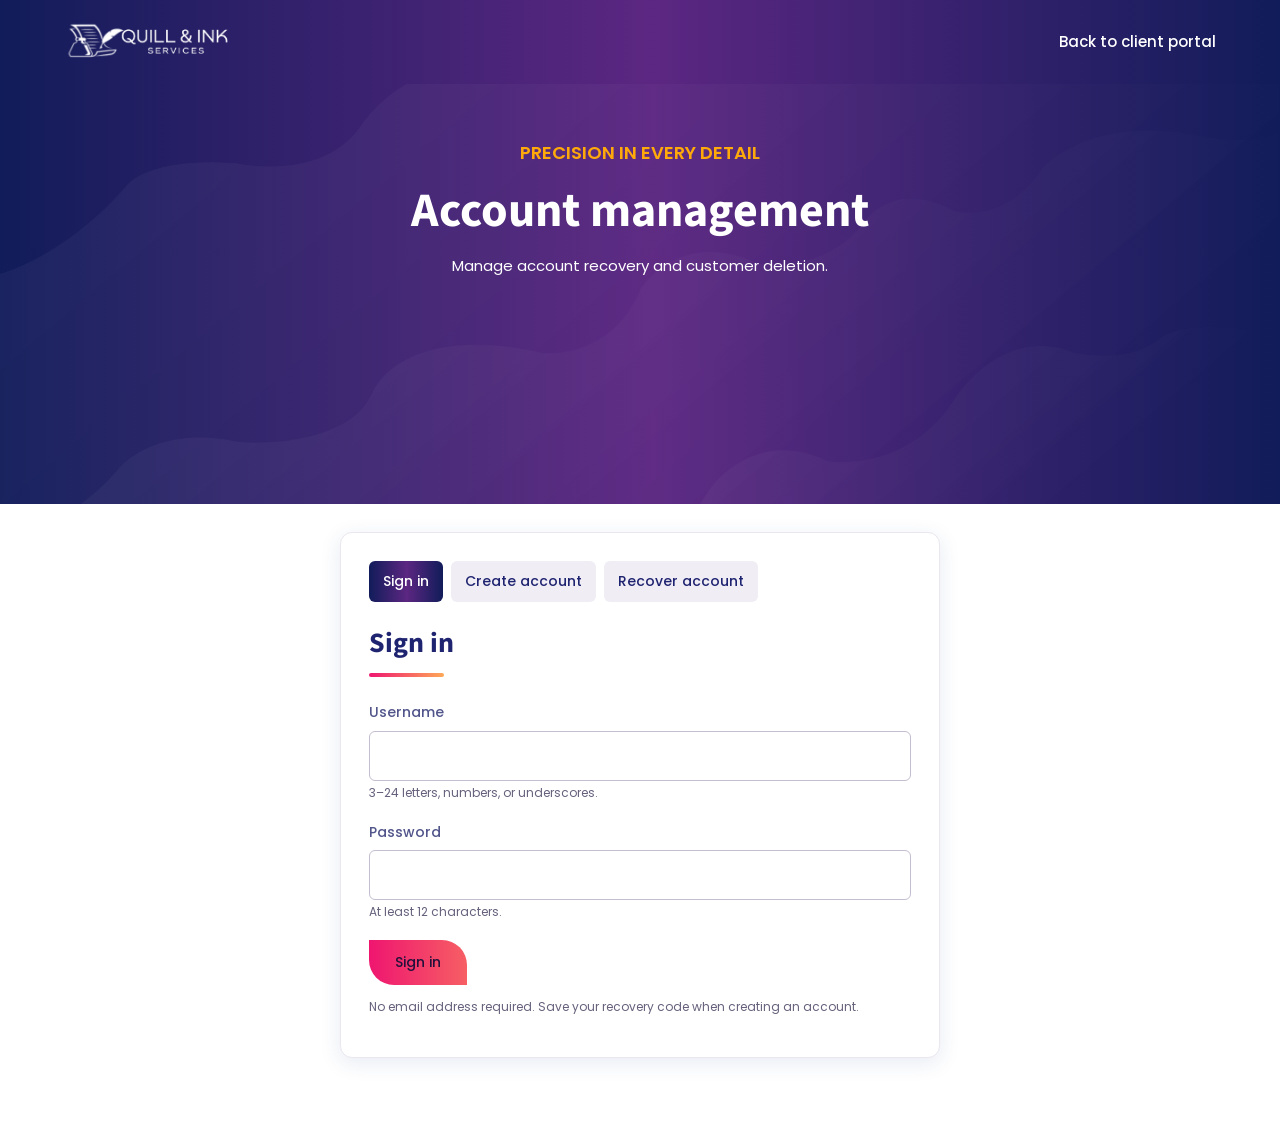
<file: account-management.html>
<!DOCTYPE html>
<html lang="en">
<head>
  <meta charset="utf-8">
  <meta name="viewport" content="width=device-width, initial-scale=1">

  <title>Account management | Quill &amp; Ink Services</title>

  <link rel="icon" href="assets/images/Favicon-3.png">

  <link rel="preconnect" href="https://fonts.googleapis.com">
  <link rel="preconnect" href="https://fonts.gstatic.com" crossorigin>
  <link
    href="https://fonts.googleapis.com/css2?family=Poppins:wght@400;500;600&amp;family=Source+Sans+Pro:wght@600;700&amp;display=swap"
    rel="stylesheet"
  >

  <link rel="stylesheet" href="assets/css/portal.css?v=logo-refresh-2">
</head>

<body data-portal-page="management">
  <!-- Header -->
  <header>
    <a
      href="account-management.html"
      id="logo-refresh"
      aria-label="Refresh current page"
      title="Refresh current page"
    >
      <img
        src="assets/images/QUILL_INK_MINI_WHITE.png"
        alt="Quill &amp; Ink"
      >
    </a>

    <a href="portal.html">Back to client portal</a>
  </header>

  <!-- Hero -->
  <section class="portal-hero">
    <div class="hero-inner">
      <p class="eyebrow">PRECISION IN EVERY DETAIL</p>
      <h1>Account management</h1>
      <p>Manage account recovery and customer deletion.</p>
    </div>
  </section>

  <main>
    <p id="status" role="status" aria-live="polite"></p>

    <!-- Sign in, registration, and recovery -->
    <section class="card" id="account">
      <div class="tabs" role="group" aria-label="Account options">
        <button data-mode="login">Sign in</button>
        <button data-mode="register">Create account</button>
        <button data-mode="recover">Recover account</button>
      </div>

      <h2 id="auth-title">Sign in</h2>

      <form id="auth-form">
        <label>
          Username
          <input
            id="username"
            autocomplete="username"
            minlength="3"
            maxlength="24"
            pattern="[A-Za-z0-9_]{3,24}"
            required
          >
          <span class="note">
            3–24 letters, numbers, or underscores.
          </span>
        </label>

        <label id="display-label" hidden>
          Character or business name
          <input id="display-name" maxlength="80">
        </label>

        <label>
          Password
          <input
            id="password"
            type="password"
            autocomplete="current-password"
            minlength="12"
            maxlength="128"
            required
          >
          <span class="note">At least 12 characters.</span>
        </label>

        <label id="recovery-label" hidden>
          Recovery code
          <input
            id="recovery-input"
            autocomplete="off"
            maxlength="80"
          >
        </label>

        <button id="auth-submit" type="submit">Sign in</button>
      </form>

      <p class="note">
        No email address required. Save your recovery code when creating
        an account.
      </p>
    </section>

    <!-- Recovery code -->
    <section class="card" id="recovery-result" hidden>
      <h2>Save your recovery code</h2>

      <p>
        This code can reset your password. Store it privately outside the
        in-game phone. A successful reset replaces it with a new code.
      </p>

      <label>
        Recovery code
        <input id="recovery-output" readonly>
      </label>

      <button id="recovery-saved">
        I have saved it — continue
      </button>
    </section>

    <!-- Required password change -->
    <section class="card" id="password-change" hidden>
      <h2>Choose your own password</h2>

      <p>
        Your account was recovered by staff. Change the temporary password
        to reopen your portal.
      </p>

      <form id="temporary-form">
        <label>
          Temporary password
          <input
            id="current-temporary"
            type="password"
            autocomplete="current-password"
            required
          >
        </label>

        <label>
          New password
          <input
            id="permanent-password"
            type="password"
            minlength="12"
            maxlength="128"
            autocomplete="new-password"
            required
          >
        </label>

        <button>Save new password</button>
      </form>

      <button id="temporary-logout">Sign out</button>
    </section>

    <!-- Restricted access -->
    <section id="restricted" class="card" hidden>
      <h2>Staff access required</h2>
      <p>This page is available to Quill &amp; Ink staff.</p>

      <a class="button-link" href="portal.html">
        Back to client portal
      </a>

      <button id="restricted-logout">Sign out</button>
    </section>

    <!-- Account management dashboard -->
    <section id="dashboard" hidden>
      <div class="actions">
        <div>
          <p class="eyebrow" id="role-label">CLIENT ACCOUNT</p>
          <h2 id="account-name"></h2>
        </div>
      </div>

      <nav class="portal-navigation" aria-label="Portal pages">
        <a class="button-link" href="portal.html">
          Client portal
        </a>

        <a class="button-link" href="account-settings.html">
          Account settings
        </a>

        <a
          class="button-link"
          id="management-link"
          href="account-management.html"
          hidden
          aria-current="page"
        >
          Account management
        </a>

        <button id="logout">Sign out</button>
      </nav>

      <label id="client-label" hidden>
        Account to manage
        <select id="client-select"></select>
      </label>

      <p id="management-note" class="note"></p>

      <!-- Staff-assisted recovery -->
      <section class="card" id="staff-recovery" hidden>
        <h2>Recover selected account</h2>

        <p>
          Verify the customer's identity before resetting their account.
          Staff accounts require an administrator. You cannot reset your
          own account here.
        </p>

        <form id="staff-reset-form">
          <label>
            Identity verification note
            <textarea
              id="verification-note"
              minlength="10"
              maxlength="500"
              rows="3"
              required
              placeholder="Describe how you verified the account owner. Do not include passwords or recovery codes."
            ></textarea>
          </label>

          <label>
            <input
              id="identity-confirmed"
              type="checkbox"
              required
            >
            I have verified this person's identity and intend to reset
            the selected account.
          </label>

          <button>Issue temporary password</button>
        </form>

        <div id="staff-reset-result" hidden>
          <p>
            Share these credentials privately with the verified owner.
            They are shown only for this reset. The previous recovery
            code is invalid.
          </p>

          <label>
            Temporary password
            <input id="issued-password" readonly>
          </label>

          <label>
            Recovery code
            <input id="issued-code" readonly>
          </label>

          <p>
            The customer must choose a new password. They will receive
            a replacement recovery code after that change.
          </p>

          <button id="dismiss-credentials">
            Credentials delivered — clear
          </button>
        </div>
      </section>

      <!-- Customer account deletion -->
      <section class="card danger-zone" id="account-deletion" hidden>
        <h2>Delete selected customer account</h2>

        <p id="delete-target"></p>

        <p>
          This permanently deletes the customer's login, package details,
          messages, and saved ledger entries. It cannot be undone through
          the portal. Linked documents themselves are not deleted.
        </p>

        <form id="delete-form">
          <label>
            Type the customer's exact username
            <input
              id="delete-confirm"
              autocomplete="off"
              required
            >
          </label>

          <label>
            Your administrator password
            <input
              id="delete-password"
              type="password"
              autocomplete="current-password"
              required
            >
          </label>

          <label>
            <input
              id="delete-acknowledged"
              type="checkbox"
              required
            >
            I intend to permanently delete this customer account and
            its portal records.
          </label>

          <button class="danger-button">
            Permanently delete customer
          </button>
        </form>
      </section>
    </section>

    <!-- Toast notifications -->
    <div
      id="copy-toast"
      class="toast"
      role="status"
      aria-live="polite"
      aria-atomic="true"
    ></div>

    <noscript>This portal needs JavaScript enabled.</noscript>
  </main>

  <!-- Scripts -->
  <script src="assets/vendor/supabase-2.57.4.js"></script>
  <script src="assets/js/portal-config.js"></script>
  <script src="assets/js/portal.js?v=logo-refresh-1"></script>
</body>
</html>
</file>
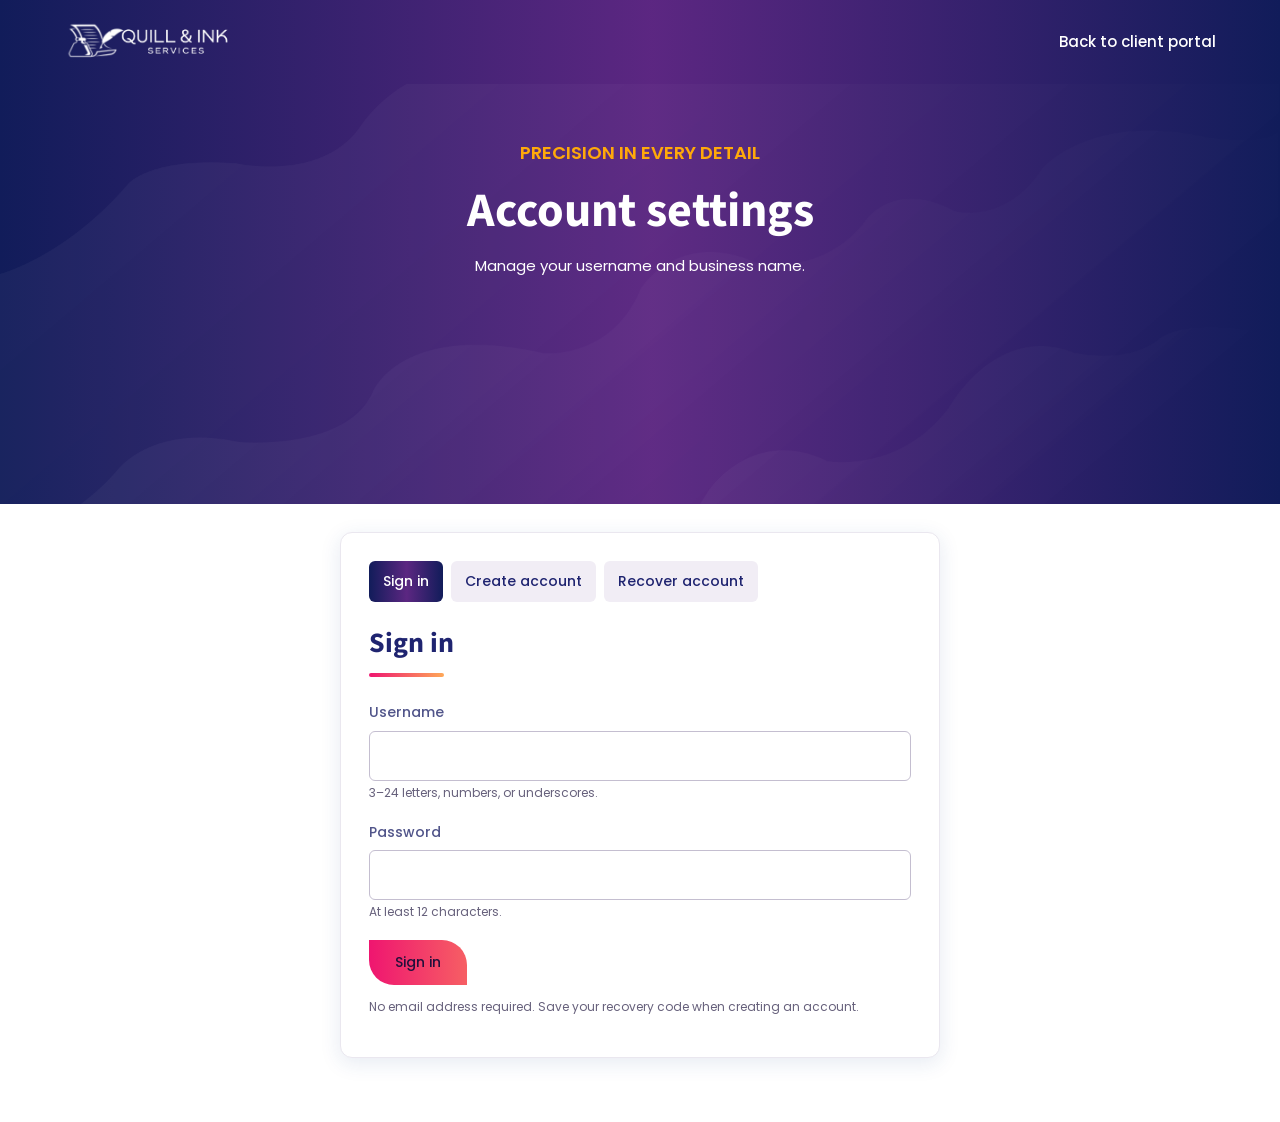
<file: account-settings.html>
<!DOCTYPE html>
<html lang="en">
<head>
  <meta charset="utf-8">
  <meta name="viewport" content="width=device-width, initial-scale=1">

  <title>Account settings | Quill &amp; Ink Services</title>

  <link rel="icon" href="assets/images/Favicon-3.png">

  <link rel="preconnect" href="https://fonts.googleapis.com">
  <link rel="preconnect" href="https://fonts.gstatic.com" crossorigin>
  <link
    href="https://fonts.googleapis.com/css2?family=Poppins:wght@400;500;600&amp;family=Source+Sans+Pro:wght@600;700&amp;display=swap"
    rel="stylesheet"
  >

  <link rel="stylesheet" href="assets/css/portal.css?v=logo-refresh-2">
</head>

<body data-portal-page="settings">
  <!-- Header -->
  <header>
    <a
      href="account-settings.html"
      id="logo-refresh"
      aria-label="Refresh current page"
      title="Refresh current page"
    >
      <img
        src="assets/images/QUILL_INK_MINI_WHITE.png"
        alt="Quill &amp; Ink"
      >
    </a>

    <a href="portal.html">Back to client portal</a>
  </header>

  <!-- Hero -->
  <section class="portal-hero">
    <div class="hero-inner">
      <p class="eyebrow">PRECISION IN EVERY DETAIL</p>
      <h1>Account settings</h1>
      <p>Manage your username and business name.</p>
    </div>
  </section>

  <main>
    <p id="status" role="status" aria-live="polite"></p>

    <!-- Sign in, registration, and recovery -->
    <section class="card" id="account">
      <div class="tabs" role="group" aria-label="Account options">
        <button data-mode="login">Sign in</button>
        <button data-mode="register">Create account</button>
        <button data-mode="recover">Recover account</button>
      </div>

      <h2 id="auth-title">Sign in</h2>

      <form id="auth-form">
        <label>
          Username
          <input
            id="username"
            autocomplete="username"
            minlength="3"
            maxlength="24"
            pattern="[A-Za-z0-9_]{3,24}"
            required
          >
          <span class="note">
            3–24 letters, numbers, or underscores.
          </span>
        </label>

        <label id="display-label" hidden>
          Character or business name
          <input id="display-name" maxlength="80">
        </label>

        <label>
          Password
          <input
            id="password"
            type="password"
            autocomplete="current-password"
            minlength="12"
            maxlength="128"
            required
          >
          <span class="note">At least 12 characters.</span>
        </label>

        <label id="recovery-label" hidden>
          Recovery code
          <input
            id="recovery-input"
            autocomplete="off"
            maxlength="80"
          >
        </label>

        <button id="auth-submit" type="submit">Sign in</button>
      </form>

      <p class="note">
        No email address required. Save your recovery code when creating
        an account.
      </p>
    </section>

    <!-- Recovery code -->
    <section class="card" id="recovery-result" hidden>
      <h2>Save your recovery code</h2>

      <p>
        This code can reset your password. Store it privately outside the
        in-game phone. A successful reset replaces it with a new code.
      </p>

      <label>
        Recovery code
        <input id="recovery-output" readonly>
      </label>

      <button id="recovery-saved">
        I have saved it — continue
      </button>
    </section>

    <!-- Required password change -->
    <section class="card" id="password-change" hidden>
      <h2>Choose your own password</h2>

      <p>
        Your account was recovered by staff. Change the temporary password
        to reopen your portal.
      </p>

      <form id="temporary-form">
        <label>
          Temporary password
          <input
            id="current-temporary"
            type="password"
            autocomplete="current-password"
            required
          >
        </label>

        <label>
          New password
          <input
            id="permanent-password"
            type="password"
            minlength="12"
            maxlength="128"
            autocomplete="new-password"
            required
          >
        </label>

        <button>Save new password</button>
      </form>

      <button id="temporary-logout">Sign out</button>
    </section>

    <!-- Restricted access -->
    <section id="restricted" class="card" hidden>
      <h2>Staff access required</h2>
      <p>This page is available to Quill &amp; Ink staff.</p>

      <a class="button-link" href="portal.html">
        Back to client portal
      </a>

      <button id="restricted-logout">Sign out</button>
    </section>

    <!-- Account settings dashboard -->
    <section id="dashboard" hidden>
      <div class="actions">
        <div>
          <p class="eyebrow" id="role-label">CLIENT ACCOUNT</p>
          <h2 id="account-name"></h2>
        </div>
      </div>

      <nav class="portal-navigation" aria-label="Portal pages">
        <a class="button-link" href="portal.html">
          Client portal
        </a>

        <a
          class="button-link"
          href="account-settings.html"
          aria-current="page"
        >
          Account settings
        </a>

        <a
          class="button-link"
          id="management-link"
          href="account-management.html"
          hidden
        >
          Account management
        </a>

        <button id="logout">Sign out</button>
      </nav>

      <!-- Personal account details -->
      <section class="card account-settings">
        <h2>Your account settings</h2>

        <form id="profile-form">
          <label>
            Your username
            <input
              id="settings-username"
              minlength="3"
              maxlength="24"
              pattern="[A-Za-z0-9_]{3,24}"
              autocomplete="username"
              required
            >
          </label>

          <label>
            Your business name
            <input
              id="settings-business"
              maxlength="80"
              required
            >
          </label>

          <label>
            Current password (required when changing username)
            <input
              id="settings-password"
              type="password"
              autocomplete="current-password"
            >
          </label>

          <button>Save account settings</button>
        </form>

        <p class="note">
          Changing your username signs you out and replaces your recovery
          code. Your package and messages stay with your account.
        </p>
      </section>
    </section>

    <!-- Toast notifications -->
    <div
      id="copy-toast"
      class="toast"
      role="status"
      aria-live="polite"
      aria-atomic="true"
    ></div>

    <noscript>This portal needs JavaScript enabled.</noscript>
  </main>

  <!-- Scripts -->
  <script src="assets/vendor/supabase-2.57.4.js"></script>
  <script src="assets/js/portal-config.js"></script>
  <script src="assets/js/portal.js?v=logo-refresh-1"></script>
</body>
</html>
</file>
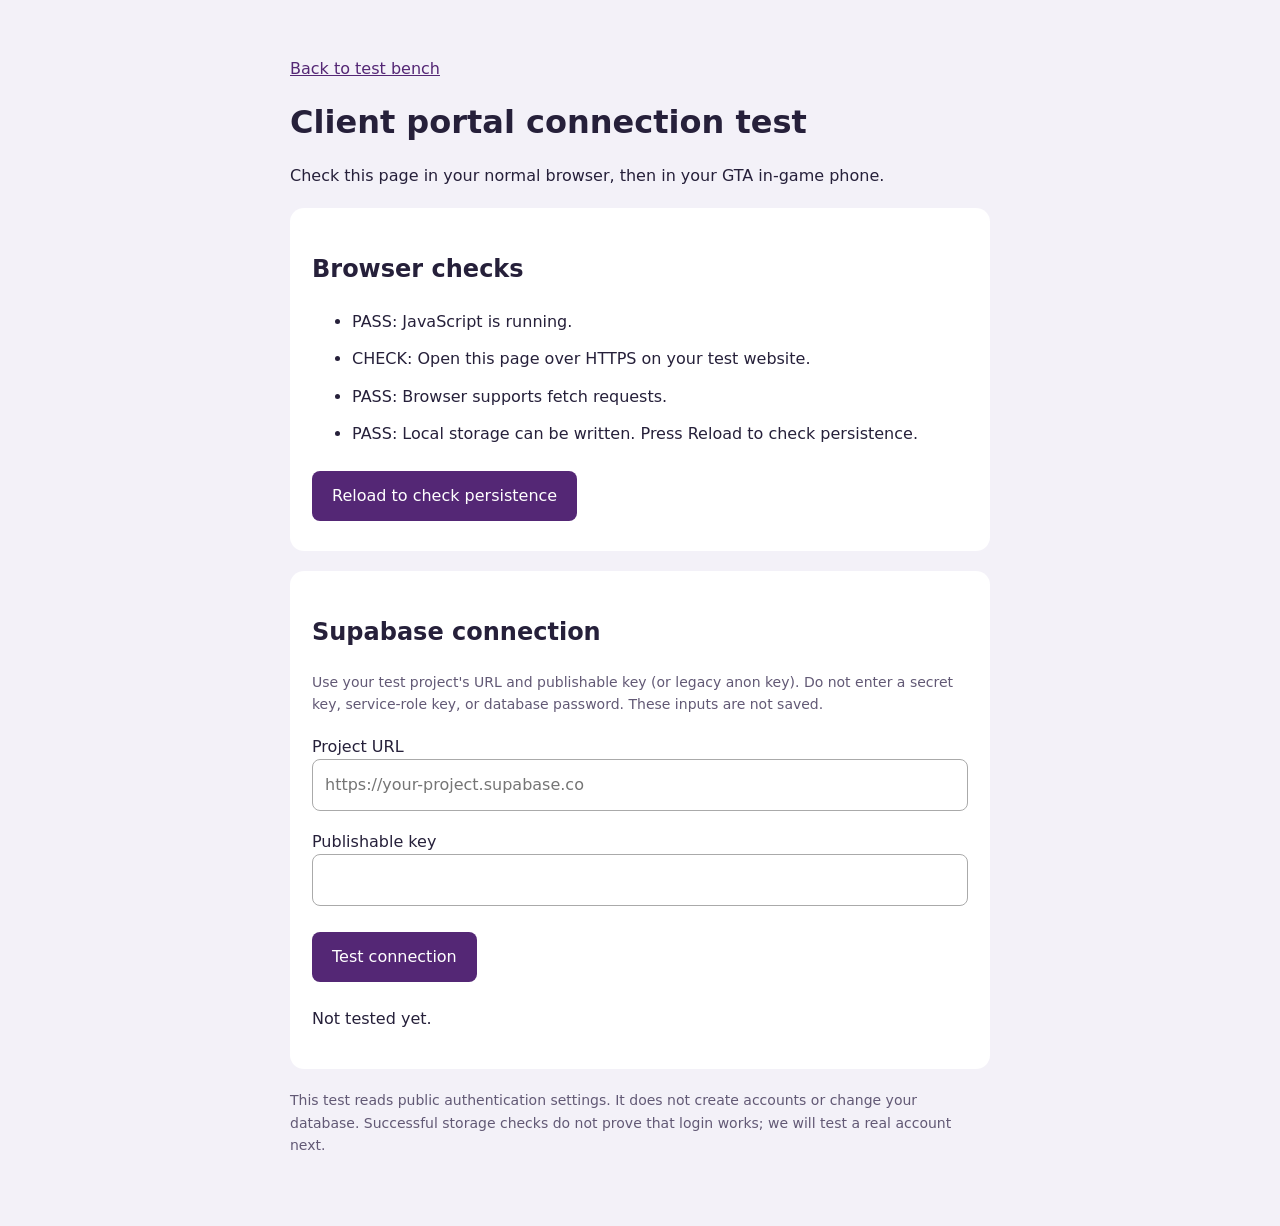
<file: connection-test.html>
<!doctype html>
<html lang="en">
<head><meta charset="utf-8"><meta name="viewport" content="width=device-width,initial-scale=1"><title>Quill & Ink — Connection Test</title>
<style>body{margin:0;background:#f3f1f8;color:#26203a;font:16px/1.6 system-ui,sans-serif}main{max-width:700px;margin:32px auto;padding:24px}h1{line-height:1.2}label{display:block;margin:18px 0}input{display:block;box-sizing:border-box;width:100%;padding:12px;font:inherit;border:1px solid #aaa;border-radius:8px}button{padding:12px 20px;font:inherit;background:#542775;color:white;border:0;border-radius:8px;margin:8px 0;cursor:pointer}button:disabled{opacity:.5}section{background:white;padding:22px;border-radius:14px;margin:20px 0}li{margin:12px 0;overflow-wrap:anywhere}.note{font-size:14px;color:#625975}a{color:#542775}</style></head>
<body><main><a href="index.html">Back to test bench</a><h1>Client portal connection test</h1><p>Check this page in your normal browser, then in your GTA in-game phone.</p><section><h2>Browser checks</h2><ul id="browser-results"><li>JavaScript has not run.</li></ul><noscript>This browser must enable JavaScript for the portal.</noscript><button id="reload" type="button">Reload to check persistence</button></section>
<section><h2>Supabase connection</h2><p class="note">Use your test project's URL and publishable key (or legacy anon key). Do not enter a secret key, service-role key, or database password. These inputs are not saved.</p><form id="connection-form"><label>Project URL<input id="url" type="url" placeholder="https://your-project.supabase.co" required></label><label>Publishable key<input id="key" type="password" autocomplete="off" required></label><button id="run" type="submit">Test connection</button></form><p id="connection-result" role="status" aria-live="polite">Not tested yet.</p></section><p class="note">This test reads public authentication settings. It does not create accounts or change your database. Successful storage checks do not prove that login works; we will test a real account next.</p></main>
<script>
(function () {
  var list = document.getElementById('browser-results');
  list.textContent = '';
  function add(text) { var item = document.createElement('li'); item.textContent = text; list.appendChild(item); }
  add('PASS: JavaScript is running.');
  add(location.protocol === 'https:' ? 'PASS: This page uses HTTPS.' : 'CHECK: Open this page over HTTPS on your test website.');
  add(typeof window.fetch === 'function' ? 'PASS: Browser supports fetch requests.' : 'FAIL: Browser does not support fetch requests.');
  var storageKey = 'quill-test-storage-v1';
  try {
    var previous = localStorage.getItem(storageKey);
    localStorage.setItem(storageKey, 'ok');
    if (localStorage.getItem(storageKey) !== 'ok') throw new Error('Storage unavailable');
    add(previous === 'ok' ? 'PASS: Local storage survived a previous visit or reload.' : 'PASS: Local storage can be written. Press Reload to check persistence.');
  } catch (error) { add('FAIL: Local storage is blocked. Persistent login will need further investigation.'); }
  document.getElementById('reload').onclick = function () { location.reload(); };
  document.getElementById('connection-form').onsubmit = function (event) {
    event.preventDefault();
    var output = document.getElementById('connection-result');
    var button = document.getElementById('run');
    var url = document.getElementById('url').value.trim().replace(/\/+$/, '');
    var key = document.getElementById('key').value.trim();
    if (!/^https:\/\/[a-z0-9-]+\.supabase\.co$/i.test(url)) { output.textContent = 'Use the HTTPS project URL from your Supabase dashboard, without a path.'; return; }
    var allowed = /^sb_publishable_/.test(key);
    if (!allowed) {
      try { var payload = key.split('.')[1].replace(/-/g, '+').replace(/_/g, '/'); allowed = JSON.parse(atob(payload)).role === 'anon'; } catch (error) { allowed = false; }
    }
    if (!allowed) { output.textContent = 'Use only a publishable key or legacy anon key. This page rejects secret/service-role keys.'; return; }
    if (typeof window.fetch !== 'function') { output.textContent = 'This browser cannot run the connection test.'; return; }
    button.disabled = true; output.textContent = 'Connecting…';
    var finished = false;
    var timer = setTimeout(function () { finished = true; button.disabled = false; output.textContent = 'Timed out. Check the connection and whether the in-game phone allows requests to Supabase.'; }, 15000);
    fetch(url + '/auth/v1/settings', {headers:{apikey:key}, credentials:'omit', cache:'no-store'})
      .then(function (response) { if (!response.ok) throw new Error('HTTP ' + response.status + ': check your project URL, key, and project status.'); return response.json(); })
      .then(function () { if (!finished) output.textContent = 'PASS: This browser reached Supabase and read its authentication settings. Next: test account login and logout.'; })
      .catch(function (error) { if (!finished) output.textContent = 'FAIL: ' + error.message + ' If it works in your normal browser only, the in-game browser may block external requests.'; })
      .then(function () { clearTimeout(timer); button.disabled = false; finished = true; });
  };
}());
</script></body></html>
</file>
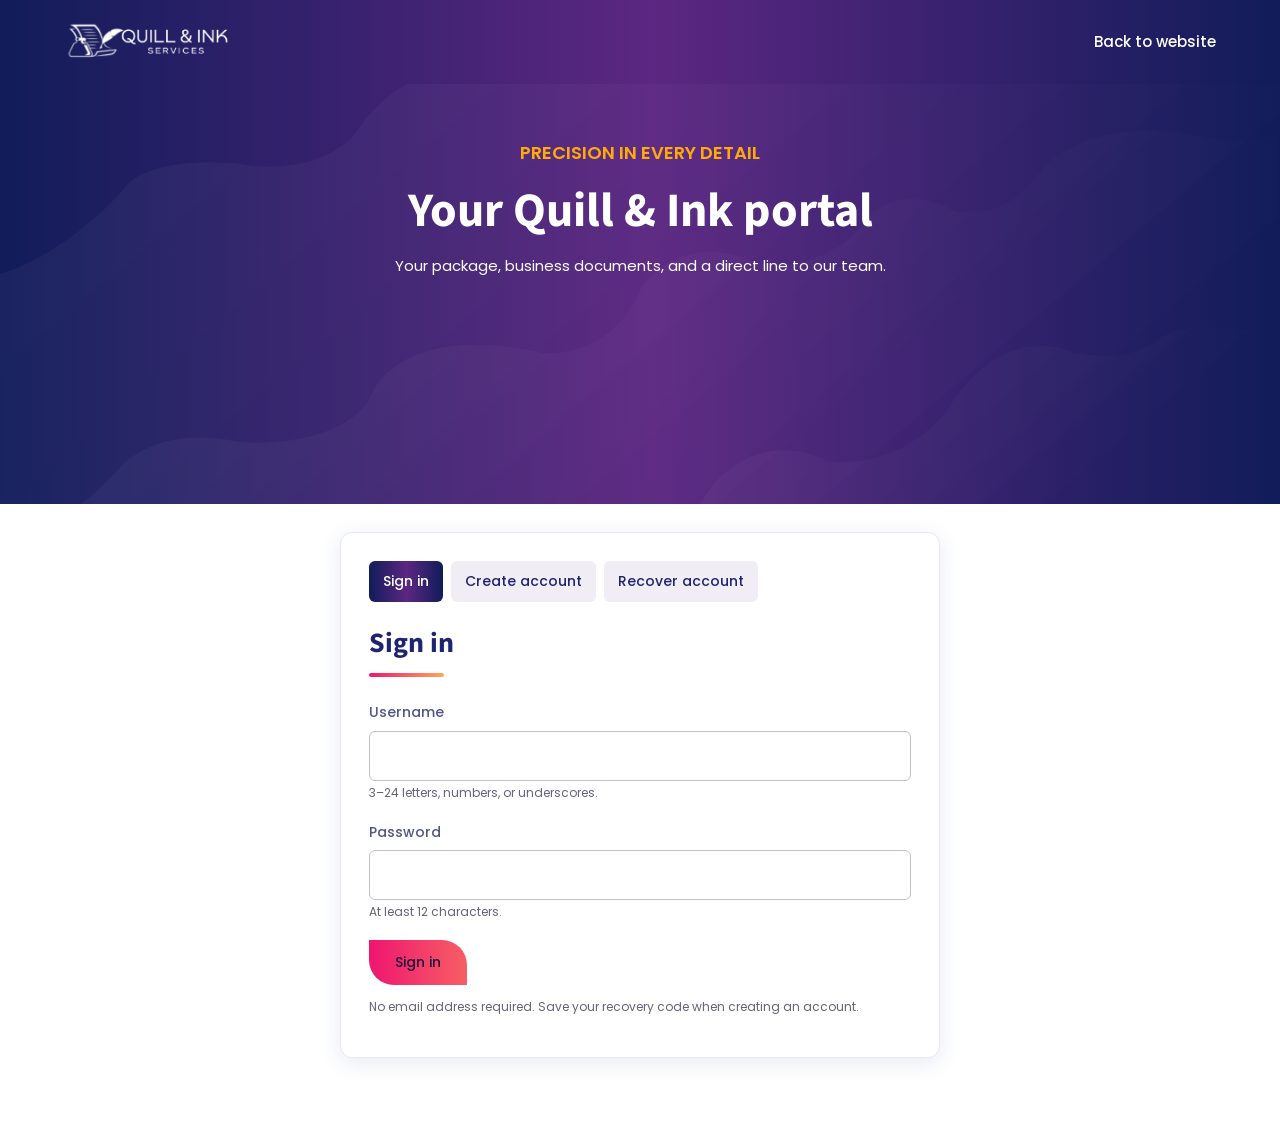
<file: portal.html>
<!DOCTYPE html>
<html lang="en">
<head>
  <meta charset="utf-8">
  <meta name="viewport" content="width=device-width, initial-scale=1">

  <title>Client Portal | Quill &amp; Ink Services</title>

  <link rel="icon" href="assets/images/Favicon-3.png">

  <link rel="preconnect" href="https://fonts.googleapis.com">
  <link rel="preconnect" href="https://fonts.gstatic.com" crossorigin>
  <link
    href="https://fonts.googleapis.com/css2?family=Poppins:wght@400;500;600&amp;family=Source+Sans+Pro:wght@600;700&amp;display=swap"
    rel="stylesheet"
  >

  <link rel="stylesheet" href="assets/css/portal.css?v=logo-refresh-2">
</head>

<body data-portal-page="dashboard">
  <!-- Header -->
  <header>
    <a
      href="portal.html"
      id="logo-refresh"
      aria-label="Refresh current page"
      title="Refresh current page"
    >
      <img
        src="assets/images/QUILL_INK_MINI_WHITE.png"
        alt="Quill &amp; Ink"
      >
    </a>

    <a href="index.html">Back to website</a>
  </header>

  <!-- Hero -->
  <section class="portal-hero">
    <div class="hero-inner">
      <p class="eyebrow">PRECISION IN EVERY DETAIL</p>
      <h1>Your Quill &amp; Ink portal</h1>
      <p>
        Your package, business documents, and a direct line to our team.
      </p>
    </div>
  </section>

  <main>
    <p id="status" role="status" aria-live="polite"></p>

    <!-- Sign in, registration, and recovery -->
    <section class="card" id="account">
      <div class="tabs" role="group" aria-label="Account options">
        <button data-mode="login">Sign in</button>
        <button data-mode="register">Create account</button>
        <button data-mode="recover">Recover account</button>
      </div>

      <h2 id="auth-title">Sign in</h2>

      <form id="auth-form">
        <label>
          Username
          <input
            id="username"
            autocomplete="username"
            minlength="3"
            maxlength="24"
            pattern="[A-Za-z0-9_]{3,24}"
            required
          >
          <span class="note">
            3–24 letters, numbers, or underscores.
          </span>
        </label>

        <label id="display-label" hidden>
          Character or business name
          <input id="display-name" maxlength="80">
        </label>

        <label>
          Password
          <input
            id="password"
            type="password"
            autocomplete="current-password"
            minlength="12"
            maxlength="128"
            required
          >
          <span class="note">At least 12 characters.</span>
        </label>

        <label id="recovery-label" hidden>
          Recovery code
          <input
            id="recovery-input"
            autocomplete="off"
            maxlength="80"
          >
        </label>

        <button id="auth-submit" type="submit">Sign in</button>
      </form>

      <p class="note">
        No email address required. Save your recovery code when creating
        an account.
      </p>
    </section>

    <!-- Recovery code -->
    <section class="card" id="recovery-result" hidden>
      <h2>Save your recovery code</h2>

      <p>
        This code can reset your password. Store it privately outside the
        in-game phone. A successful reset replaces it with a new code.
      </p>

      <label>
        Recovery code
        <input id="recovery-output" readonly>
      </label>

      <button id="recovery-saved">
        I have saved it — continue
      </button>
    </section>

    <!-- Required password change -->
    <section class="card" id="password-change" hidden>
      <h2>Choose your own password</h2>

      <p>
        Your account was recovered by staff. Change the temporary password
        to reopen your portal.
      </p>

      <form id="temporary-form">
        <label>
          Temporary password
          <input
            id="current-temporary"
            type="password"
            autocomplete="current-password"
            required
          >
        </label>

        <label>
          New password
          <input
            id="permanent-password"
            type="password"
            minlength="12"
            maxlength="128"
            autocomplete="new-password"
            required
          >
        </label>

        <button>Save new password</button>
      </form>

      <button id="temporary-logout">Sign out</button>
    </section>

    <!-- Restricted access -->
    <section id="restricted" class="card" hidden>
      <h2>Staff access required</h2>
      <p>This page is available to Quill &amp; Ink staff.</p>

      <a class="button-link" href="portal.html">
        Back to client portal
      </a>

      <button id="restricted-logout">Sign out</button>
    </section>

    <!-- Client dashboard -->
    <section id="dashboard" hidden>
      <div class="actions">
        <div>
          <p class="eyebrow" id="role-label">CLIENT ACCOUNT</p>
          <h2 id="account-name"></h2>
        </div>
      </div>

      <nav class="portal-navigation" aria-label="Portal pages">
        <a
          class="button-link"
          href="portal.html"
          aria-current="page"
        >
          Client portal
        </a>

        <a class="button-link" href="account-settings.html">
          Account settings
        </a>

        <a
          class="button-link"
          id="management-link"
          href="account-management.html"
          hidden
        >
          Account management
        </a>

        <button id="logout">Sign out</button>
      </nav>

      <label id="client-label" hidden>
        Client account
        <select id="client-select"></select>
      </label>

      <div class="columns">
        <!-- Package and documentation -->
        <div>
          <section class="card package-card">
            <p class="eyebrow">YOUR CURRENT PACKAGE</p>
            <h2 id="package-name">Not assigned</h2>

            <div class="package-price">
              <strong id="monthly-cost">—</strong>
              <span>per month</span>
            </div>

            <div class="document-links">
              <div>
                <h3>Your contract</h3>
                <p>Your service agreement with Quill &amp; Ink.</p>

                <button type="button" id="copy-contract">
                  Copy contract link
                </button>
              </div>

              <div>
                <h3>Your documentation</h3>
                <p>Your business records and supporting documents.</p>

                <button type="button" id="copy-documentation">
                  Copy documentation link
                </button>
              </div>
            </div>

            <p id="links-note" class="note"></p>

            <label id="manual-copy-label" hidden>
              Select and copy this link
              <input id="manual-copy" readonly>
            </label>
          </section>

          <!-- Staff package editor -->
          <section class="card" id="service-editor" hidden>
            <h2>Manage client package</h2>

            <form id="service-form">
              <label>
                Package name
                <input
                  id="package-input"
                  maxlength="100"
                  placeholder="e.g. Ledger Management"
                >
              </label>

              <label>
                Monthly cost
                <input
                  id="cost-input"
                  type="number"
                  min="0"
                  max="9999999999"
                  step="0.01"
                  required
                >
              </label>

              <label>
                Contract link
                <input
                  id="contract-input"
                  type="url"
                  maxlength="2048"
                  placeholder="https://…"
                >
              </label>

              <label>
                Documentation link
                <input
                  id="documentation-input"
                  type="url"
                  maxlength="2048"
                  placeholder="https://…"
                >
              </label>

              <button>Save package details</button>
            </form>

            <p class="note">
              Leave a link blank if it is not available yet.
            </p>
          </section>
        </div>

        <!-- Private discussion -->
        <section class="card">
          <h2>Private discussion</h2>

          <p class="note">
            Messages are shared with authorised Quill &amp; Ink staff.
            Use Refresh to check for replies.
          </p>

          <div id="messages" class="messages"></div>

          <form id="message-form">
            <label>
              Message
              <textarea
                id="message"
                rows="4"
                maxlength="4000"
                required
              ></textarea>
            </label>

            <button>Send message</button>
          </form>

          <p class="note">Shows the latest 100 messages.</p>
        </section>
      </div>
    </section>

    <!-- Toast notifications -->
    <div
      id="copy-toast"
      class="toast"
      role="status"
      aria-live="polite"
      aria-atomic="true"
    ></div>

    <noscript>This portal needs JavaScript enabled.</noscript>
  </main>

  <!-- Scripts -->
  <script src="assets/vendor/supabase-2.57.4.js"></script>
  <script src="assets/js/portal-config.js"></script>
  <script src="assets/js/portal.js?v=logo-refresh-1"></script>
</body>
</html>
</file>
<file: assets/css/portal.css>
:root{--blue:hsl(236,57%,28%);--navy:hsl(231,68%,21%);--purple:hsl(275,54%,33%);--yellow:hsl(39,100%,52%);--pink:hsl(335,87%,51%);--peach:hsl(29,99%,67%);--gradient:linear-gradient(90deg,var(--navy),var(--purple) 51%,var(--navy));--accent:linear-gradient(90deg,var(--pink),var(--peach))}*{box-sizing:border-box}body{margin:0;background:#fff;color:hsl(236,26%,43%);font:15px/1.7 'Poppins',sans-serif}header{background:var(--gradient);display:flex;align-items:center;justify-content:space-between;padding:22px max(5vw,20px);gap:20px}header img{display:block;width:170px;max-width:100%}header a{color:white;text-decoration:none;font-weight:500}header a:hover{text-decoration:underline}.portal-hero{background-image:url(' '),url('../images/hero-bg.png'),var(--gradient);background-repeat:no-repeat;background-position:left bottom,center,center;background-size:auto,cover,auto;color:white;padding:42px 24px 74px;text-align:center}.hero-inner{max-width:900px;margin:auto}.portal-hero h1{color:white;font-size:clamp(32px,5vw,48px);margin:12px 0}.portal-hero .eyebrow{color:var(--yellow);font-size:18px;letter-spacing:0}.portal-hero p{margin:12px 0}main{max-width:1200px;margin:28px auto 64px;padding:0 24px}h1,h2,h3{font-family:'Source Sans Pro',sans-serif;line-height:1.25;color:var(--blue)}h2{font-size:28px;margin:0 0 24px}h3{font-size:22px}.eyebrow{font-size:12px;letter-spacing:1.5px;font-weight:600;color:var(--purple)}.card{background:white;border:1px solid #eae7ef;border-radius:12px;padding:28px;margin:20px 0;box-shadow:0 5px 20px 1px hsla(220,63%,33%,.1)}.card>h2:after{content:'';display:block;width:75px;height:4px;background:var(--accent);border-radius:10px;margin-top:12px}#account,#recovery-result,#password-change{max-width:600px;margin:28px auto}.tabs{display:flex;gap:8px;flex-wrap:wrap;margin-bottom:24px}.tabs button{background:#f1edf5;color:var(--blue);border-radius:6px;padding:10px 14px}.tabs button[aria-pressed=true]{background:var(--gradient);color:white}label{display:block;font-size:14px;font-weight:500;margin:16px 0}input,select,textarea{display:block;width:100%;padding:12px;border:1px solid #c4bed0;border-radius:6px;font:inherit;color:var(--blue);margin-top:6px;background:white}textarea{resize:vertical}input:focus,select:focus,textarea:focus{outline:2px solid var(--purple);outline-offset:2px}button{background-image:var(--accent);background-size:200%;color:#23103b;border:0;border-radius:0 25px;padding:12px 26px;font:500 14px/1.5 'Poppins',sans-serif;cursor:pointer;transition:background-position .3s}button:hover{background-position:right}button:disabled{opacity:.45;cursor:default}button:focus-visible,a:focus-visible{outline:3px solid var(--yellow);outline-offset:3px}.actions{display:flex;align-items:center;gap:12px;flex-wrap:wrap}.actions>div{margin-right:auto}.actions h2{margin:4px 0 12px}.columns{display:grid;grid-template-columns:1.15fr 1fr;gap:26px;align-items:start}.package-card>.eyebrow{margin-top:0}.package-card #package-name{font-size:34px;margin:14px 0}.package-price{display:flex;align-items:baseline;gap:12px;flex-wrap:wrap;padding-bottom:24px;border-bottom:1px solid #e9e5ef}.package-price strong{font-family:'Source Sans Pro',sans-serif;font-size:42px;color:var(--blue);overflow-wrap:anywhere;max-width:100%}.package-price span{font-size:13px}.document-links>div{padding:14px 0 22px;border-bottom:1px solid #e9e5ef}.document-links h3{margin:12px 0 8px}.document-links p{font-size:14px;margin:0 0 16px}.note{font-size:12px;color:#67617c;font-weight:400}.messages{max-height:420px;overflow:auto}.message{padding:16px;background:#f6f3fa;border-radius:8px;margin:12px 0;white-space:pre-wrap;overflow-wrap:anywhere}.message small{display:block;color:#625779;font-size:11px}.message p{margin:8px 0}.message.staff{border-left:3px solid var(--pink)}#status:not(:empty){background:#fff3de;border:1px solid #e4c588;padding:14px;border-radius:8px}#status{white-space:pre-wrap;color:#593268}#identity-confirmed{display:inline-block;width:auto;margin-right:8px}#recovery-output,#issued-password,#issued-code{font-family:monospace;font-size:14px}[hidden]{display:none!important}@media(max-width:800px){.columns{grid-template-columns:1fr;gap:0}.card{padding:22px}.portal-hero{padding:30px 20px 60px}main{padding:0 16px}header img{width:125px}header{padding:18px 20px;font-size:12px}.package-price strong{font-size:34px}.tabs button{padding:10px;font-size:12px}}

/* Hero height and copy feedback */
.portal-hero{min-height:420px;padding-bottom:180px}
.toast{position:fixed;left:50%;bottom:max(24px,env(safe-area-inset-bottom));transform:translate(-50%,16px);z-index:1000;max-width:min(440px,calc(100vw - 32px));width:max-content;padding:14px 22px;border-radius:12px;background:var(--navy);color:white;border-left:4px solid var(--peach);box-shadow:0 8px 30px #111b5a40;font-weight:500;text-align:center;opacity:0;visibility:hidden;pointer-events:none;transition:opacity .2s,transform .2s,visibility .2s}
.toast.visible{opacity:1;visibility:visible;transform:translate(-50%,0)}
.toast.info{border-left-color:var(--yellow)}
@media(max-width:800px){.portal-hero{min-height:380px;padding-bottom:140px}}
@media(prefers-reduced-motion:reduce){.toast{transition:none}}

.account-settings summary{cursor:pointer;font-family:'Source Sans Pro',sans-serif;font-size:23px;font-weight:700;color:var(--blue)}.account-settings form{max-width:600px}.danger-zone{border-color:#cf8493}.danger-zone h2{color:#922543}.danger-button{background:#922543;color:white;border-radius:6px}#delete-acknowledged{display:inline-block;width:auto;margin-right:8px}

.portal-navigation{display:flex;gap:12px;flex-wrap:wrap;margin:12px 0 24px}.button-link{display:inline-block;padding:12px 22px;border-radius:0 25px;background-image:var(--accent);background-size:200%;color:#23103b;text-decoration:none;font-weight:500;font-size:14px;transition:background-position .3s}.button-link:hover{background-position:right}.button-link[aria-current=page]{background:var(--gradient);color:white}body[data-portal-page=settings] .account-settings{max-width:700px;margin:24px auto}body[data-portal-page=management] #staff-recovery,body[data-portal-page=management] #account-deletion{max-width:800px}body[data-portal-page=management] #client-label{max-width:800px}

.portal-navigation{align-items:center}.portal-navigation .button-link{line-height:1.5}#logo-refresh{display:inline-block;cursor:pointer}
</file>
